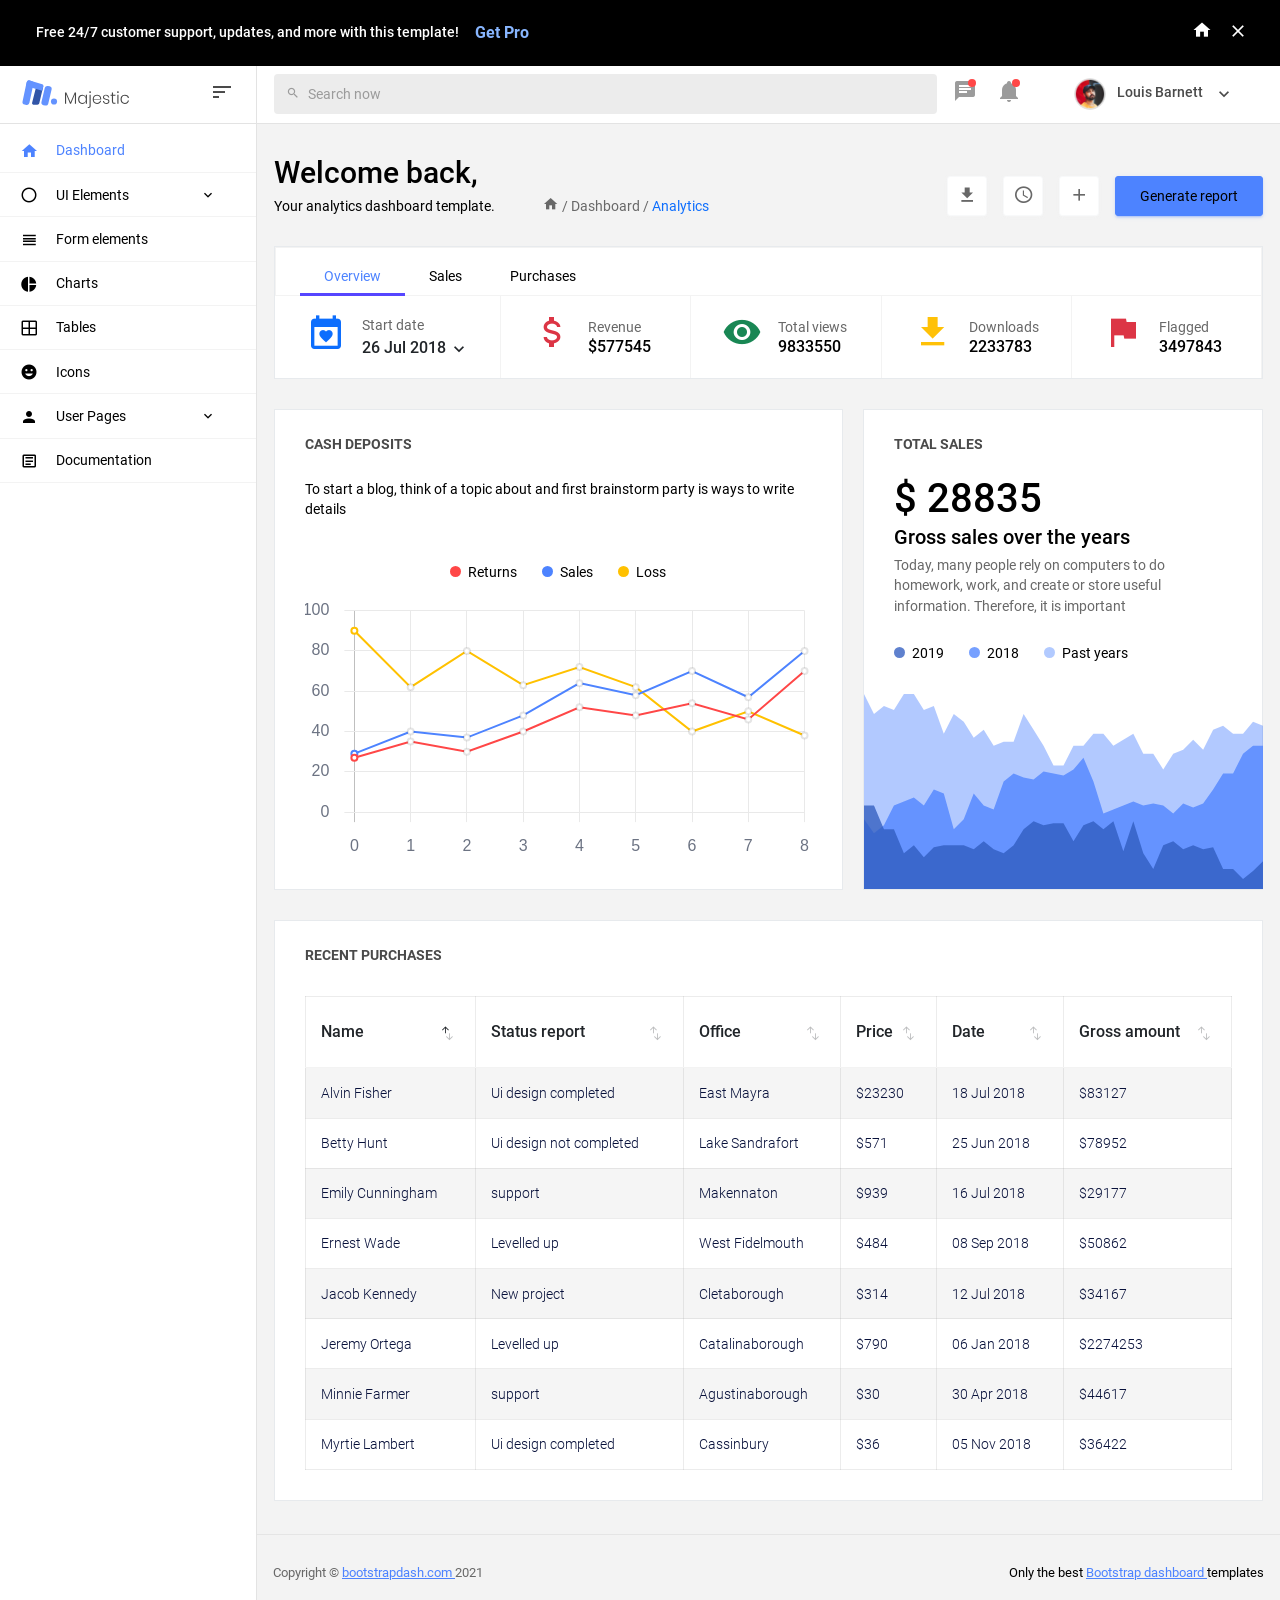
<file: Majestic/template/index.html>
<!DOCTYPE html>
<html lang="en">

<head>
  <!-- Required meta tags -->
  <meta charset="utf-8">
  <meta name="viewport" content="width=device-width, initial-scale=1, shrink-to-fit=no">
  <title>Majestic Admin</title>
  <!-- plugins:css -->
  <link rel="stylesheet" href="vendors/mdi/css/materialdesignicons.min.css">
  <link rel="stylesheet" href="vendors/base/vendor.bundle.base.css">
  <!-- endinject -->
  <!-- plugin css for this page -->
  <link rel="stylesheet" href="vendors/datatables.net-bs4/dataTables.bootstrap4.css">
  <!-- End plugin css for this page -->
  <!-- inject:css -->
  <link rel="stylesheet" href="css/style.css">
  <!-- endinject -->
  <link rel="shortcut icon" href="images/favicon.png" />
</head>
<body>
  <div class="container-scroller">
    <div class="row p-0 m-0 proBanner" id="proBanner">
      <div class="col-md-12 p-0 m-0">
        <div class="card-body card-body-padding d-flex align-items-center justify-content-between">
          <div class="ps-lg-1">
            <div class="d-flex align-items-center justify-content-between">
              <p class="mb-0 font-weight-medium me-3 buy-now-text">Free 24/7 customer support, updates, and more with this template!</p>
              <a href="https://www.bootstrapdash.com/product/majestic-admin-pro/?utm_source=organic&utm_medium=banner&utm_campaign=buynow_demo" target="_blank" class="btn me-2 buy-now-btn border-0">Get Pro</a>
            </div>
          </div>
          <div class="d-flex align-items-center justify-content-between">
            <a href="https://www.bootstrapdash.com/product/majestic-admin-pro/"><i class="mdi mdi-home me-3 text-white"></i></a>
            <button id="bannerClose" class="btn border-0 p-0">
              <i class="mdi mdi-close text-white me-0"></i>
            </button>
          </div>
        </div>
      </div>
    </div>
    <!-- partial:partials/_navbar.html -->
    <nav class="navbar col-lg-12 col-12 p-0 fixed-top d-flex flex-row">
      <div class="navbar-brand-wrapper d-flex justify-content-center">
        <div class="navbar-brand-inner-wrapper d-flex justify-content-between align-items-center w-100">  
          <a class="navbar-brand brand-logo" href="index.html"><img src="images/logo.svg" alt="logo"/></a>
          <a class="navbar-brand brand-logo-mini" href="index.html"><img src="images/logo-mini.svg" alt="logo"/></a>
          <button class="navbar-toggler navbar-toggler align-self-center" type="button" data-toggle="minimize">
            <span class="mdi mdi-sort-variant"></span>
          </button>
        </div>  
      </div>
      <div class="navbar-menu-wrapper d-flex align-items-center justify-content-end">
        <ul class="navbar-nav mr-lg-4 w-100">
          <li class="nav-item nav-search d-none d-lg-block w-100">
            <div class="input-group">
              <div class="input-group-prepend">
                <span class="input-group-text" id="search">
                  <i class="mdi mdi-magnify"></i>
                </span>
              </div>
              <input type="text" class="form-control" placeholder="Search now" aria-label="search" aria-describedby="search">
            </div>
          </li>
        </ul>
        <ul class="navbar-nav navbar-nav-right">
          <li class="nav-item dropdown me-1">
            <a class="nav-link count-indicator dropdown-toggle d-flex justify-content-center align-items-center" id="messageDropdown" href="#" data-bs-toggle="dropdown">
              <i class="mdi mdi-message-text mx-0"></i>
              <span class="count"></span>
            </a>
            <div class="dropdown-menu dropdown-menu-right navbar-dropdown" aria-labelledby="messageDropdown">
              <p class="mb-0 font-weight-normal float-left dropdown-header">Messages</p>
              <a class="dropdown-item">
                <div class="item-thumbnail">
                    <img src="images/faces/face4.jpg" alt="image" class="profile-pic">
                </div>
                <div class="item-content flex-grow">
                  <h6 class="ellipsis font-weight-normal">David Grey
                  </h6>
                  <p class="font-weight-light small-text text-muted mb-0">
                    The meeting is cancelled
                  </p>
                </div>
              </a>
              <a class="dropdown-item">
                <div class="item-thumbnail">
                    <img src="images/faces/face2.jpg" alt="image" class="profile-pic">
                </div>
                <div class="item-content flex-grow">
                  <h6 class="ellipsis font-weight-normal">Tim Cook
                  </h6>
                  <p class="font-weight-light small-text text-muted mb-0">
                    New product launch
                  </p>
                </div>
              </a>
              <a class="dropdown-item">
                <div class="item-thumbnail">
                    <img src="images/faces/face3.jpg" alt="image" class="profile-pic">
                </div>
                <div class="item-content flex-grow">
                  <h6 class="ellipsis font-weight-normal"> Johnson
                  </h6>
                  <p class="font-weight-light small-text text-muted mb-0">
                    Upcoming board meeting
                  </p>
                </div>
              </a>
            </div>
          </li>
          <li class="nav-item dropdown me-4">
            <a class="nav-link count-indicator dropdown-toggle d-flex align-items-center justify-content-center notification-dropdown" id="notificationDropdown" href="#" data-bs-toggle="dropdown">
              <i class="mdi mdi-bell mx-0"></i>
              <span class="count"></span>
            </a>
            <div class="dropdown-menu dropdown-menu-right navbar-dropdown" aria-labelledby="notificationDropdown">
              <p class="mb-0 font-weight-normal float-left dropdown-header">Notifications</p>
              <a class="dropdown-item">
                <div class="item-thumbnail">
                  <div class="item-icon bg-success">
                    <i class="mdi mdi-information mx-0"></i>
                  </div>
                </div>
                <div class="item-content">
                  <h6 class="font-weight-normal">Application Error</h6>
                  <p class="font-weight-light small-text mb-0 text-muted">
                    Just now
                  </p>
                </div>
              </a>
              <a class="dropdown-item">
                <div class="item-thumbnail">
                  <div class="item-icon bg-warning">
                    <i class="mdi mdi-settings mx-0"></i>
                  </div>
                </div>
                <div class="item-content">
                  <h6 class="font-weight-normal">Settings</h6>
                  <p class="font-weight-light small-text mb-0 text-muted">
                    Private message
                  </p>
                </div>
              </a>
              <a class="dropdown-item">
                <div class="item-thumbnail">
                  <div class="item-icon bg-info">
                    <i class="mdi mdi-account-box mx-0"></i>
                  </div>
                </div>
                <div class="item-content">
                  <h6 class="font-weight-normal">New user registration</h6>
                  <p class="font-weight-light small-text mb-0 text-muted">
                    2 days ago
                  </p>
                </div>
              </a>
            </div>
          </li>
          <li class="nav-item nav-profile dropdown">
            <a class="nav-link dropdown-toggle" href="#" data-bs-toggle="dropdown" id="profileDropdown">
              <img src="images/faces/face5.jpg" alt="profile"/>
              <span class="nav-profile-name">Louis Barnett</span>
            </a>
            <div class="dropdown-menu dropdown-menu-right navbar-dropdown" aria-labelledby="profileDropdown">
              <a class="dropdown-item">
                <i class="mdi mdi-settings text-primary"></i>
                Settings
              </a>
              <a class="dropdown-item">
                <i class="mdi mdi-logout text-primary"></i>
                Logout
              </a>
            </div>
          </li>
        </ul>
        <button class="navbar-toggler navbar-toggler-right d-lg-none align-self-center" type="button" data-toggle="offcanvas">
          <span class="mdi mdi-menu"></span>
        </button>
      </div>
    </nav>
    <!-- partial -->
    <div class="container-fluid page-body-wrapper">
      <!-- partial:partials/_sidebar.html -->
      <nav class="sidebar sidebar-offcanvas" id="sidebar">
        <ul class="nav">
          <li class="nav-item">
            <a class="nav-link" href="index.html">
              <i class="mdi mdi-home menu-icon"></i>
              <span class="menu-title">Dashboard</span>
            </a>
          </li>
          <li class="nav-item">
            <a class="nav-link" data-bs-toggle="collapse" href="#ui-basic" aria-expanded="false" aria-controls="ui-basic">
              <i class="mdi mdi-circle-outline menu-icon"></i>
              <span class="menu-title">UI Elements</span>
              <i class="menu-arrow"></i>
            </a>
            <div class="collapse" id="ui-basic">
              <ul class="nav flex-column sub-menu">
                <li class="nav-item"> <a class="nav-link" href="pages/ui-features/buttons.html">Buttons</a></li>
                <li class="nav-item"> <a class="nav-link" href="pages/ui-features/typography.html">Typography</a></li>
              </ul>
            </div>
          </li>
          <li class="nav-item">
            <a class="nav-link" href="pages/forms/basic_elements.html">
              <i class="mdi mdi-view-headline menu-icon"></i>
              <span class="menu-title">Form elements</span>
            </a>
          </li>
          <li class="nav-item">
            <a class="nav-link" href="pages/charts/chartjs.html">
              <i class="mdi mdi-chart-pie menu-icon"></i>
              <span class="menu-title">Charts</span>
            </a>
          </li>
          <li class="nav-item">
            <a class="nav-link" href="pages/tables/basic-table.html">
              <i class="mdi mdi-grid-large menu-icon"></i>
              <span class="menu-title">Tables</span>
            </a>
          </li>
          <li class="nav-item">
            <a class="nav-link" href="pages/icons/mdi.html">
              <i class="mdi mdi-emoticon menu-icon"></i>
              <span class="menu-title">Icons</span>
            </a>
          </li>
          <li class="nav-item">
            <a class="nav-link" data-bs-toggle="collapse" href="#auth" aria-expanded="false" aria-controls="auth">
              <i class="mdi mdi-account menu-icon"></i>
              <span class="menu-title">User Pages</span>
              <i class="menu-arrow"></i>
            </a>
            <div class="collapse" id="auth">
              <ul class="nav flex-column sub-menu">
                <li class="nav-item"> <a class="nav-link" href="pages/samples/login.html"> Login </a></li>
                <li class="nav-item"> <a class="nav-link" href="pages/samples/login-2.html"> Login 2 </a></li>
                <li class="nav-item"> <a class="nav-link" href="pages/samples/register.html"> Register </a></li>
                <li class="nav-item"> <a class="nav-link" href="pages/samples/register-2.html"> Register 2 </a></li>
                <li class="nav-item"> <a class="nav-link" href="pages/samples/lock-screen.html"> Lockscreen </a></li>
              </ul>
            </div>
          </li>
          <li class="nav-item">
            <a class="nav-link" href="documentation/documentation.html">
              <i class="mdi mdi-file-document-box-outline menu-icon"></i>
              <span class="menu-title">Documentation</span>
            </a>
          </li>
        </ul>
      </nav>
      <!-- partial -->
      <div class="main-panel">
        <div class="content-wrapper">
          
          
          <div class="row">
            <div class="col-md-12 grid-margin">
              <div class="d-flex justify-content-between flex-wrap">
                <div class="d-flex align-items-end flex-wrap">
                  <div class="me-md-3 me-xl-5">
                    <h2>Welcome back,</h2>
                    <p class="mb-md-0">Your analytics dashboard template.</p>
                  </div>
                  <div class="d-flex">
                    <i class="mdi mdi-home text-muted hover-cursor"></i>
                    <p class="text-muted mb-0 hover-cursor">&nbsp;/&nbsp;Dashboard&nbsp;/&nbsp;</p>
                    <p class="text-primary mb-0 hover-cursor">Analytics</p>
                  </div>
                </div>
                <div class="d-flex justify-content-between align-items-end flex-wrap">
                  <button type="button" class="btn btn-light bg-white btn-icon me-3 d-none d-md-block ">
                    <i class="mdi mdi-download text-muted"></i>
                  </button>
                  <button type="button" class="btn btn-light bg-white btn-icon me-3 mt-2 mt-xl-0">
                    <i class="mdi mdi-clock-outline text-muted"></i>
                  </button>
                  <button type="button" class="btn btn-light bg-white btn-icon me-3 mt-2 mt-xl-0">
                    <i class="mdi mdi-plus text-muted"></i>
                  </button>
                  <button class="btn btn-primary mt-2 mt-xl-0">Generate report</button>
                </div>
              </div>
            </div>
          </div>
          <div class="row">
            <div class="col-md-12 grid-margin stretch-card">
              <div class="card">
                <div class="card-body dashboard-tabs p-0">
                  <ul class="nav nav-tabs px-4" role="tablist">
                    <li class="nav-item">
                      <a class="nav-link active" id="overview-tab" data-bs-toggle="tab" href="#overview" role="tab" aria-controls="overview" aria-selected="true">Overview</a>
                    </li>
                    <li class="nav-item">
                      <a class="nav-link" id="sales-tab" data-bs-toggle="tab" href="#sales" role="tab" aria-controls="sales" aria-selected="false">Sales</a>
                    </li>
                    <li class="nav-item">
                      <a class="nav-link" id="purchases-tab" data-bs-toggle="tab" href="#purchases" role="tab" aria-controls="purchases" aria-selected="false">Purchases</a>
                    </li>
                  </ul>
                  <div class="tab-content py-0 px-0">
                    <div class="tab-pane fade show active" id="overview" role="tabpanel" aria-labelledby="overview-tab">
                      <div class="d-flex flex-wrap justify-content-xl-between">
                        <div class="d-none d-xl-flex border-md-right flex-grow-1 align-items-center justify-content-center p-3 item">
                          <i class="mdi mdi-calendar-heart icon-lg me-3 text-primary"></i>
                          <div class="d-flex flex-column justify-content-around">
                            <small class="mb-1 text-muted">Start date</small>
                            <div class="dropdown">
                              <a class="btn btn-secondary dropdown-toggle p-0 bg-transparent border-0 text-dark shadow-none font-weight-medium" href="#" role="button" id="dropdownMenuLinkA" data-bs-toggle="dropdown" aria-haspopup="true" aria-expanded="false">
                                <h5 class="mb-0 d-inline-block">26 Jul 2018</h5>
                              </a>
                              <div class="dropdown-menu" aria-labelledby="dropdownMenuLinkA">
                                <a class="dropdown-item" href="#">12 Aug 2018</a>
                                <a class="dropdown-item" href="#">22 Sep 2018</a>
                                <a class="dropdown-item" href="#">21 Oct 2018</a>
                              </div>
                            </div>
                          </div>
                        </div>
                        <div class="d-flex border-md-right flex-grow-1 align-items-center justify-content-center p-3 item">
                          <i class="mdi mdi-currency-usd me-3 icon-lg text-danger"></i>
                          <div class="d-flex flex-column justify-content-around">
                            <small class="mb-1 text-muted">Revenue</small>
                            <h5 class="me-2 mb-0">$577545</h5>
                          </div>
                        </div>
                        <div class="d-flex border-md-right flex-grow-1 align-items-center justify-content-center p-3 item">
                          <i class="mdi mdi-eye me-3 icon-lg text-success"></i>
                          <div class="d-flex flex-column justify-content-around">
                            <small class="mb-1 text-muted">Total views</small>
                            <h5 class="me-2 mb-0">9833550</h5>
                          </div>
                        </div>
                        <div class="d-flex border-md-right flex-grow-1 align-items-center justify-content-center p-3 item">
                          <i class="mdi mdi-download me-3 icon-lg text-warning"></i>
                          <div class="d-flex flex-column justify-content-around">
                            <small class="mb-1 text-muted">Downloads</small>
                            <h5 class="me-2 mb-0">2233783</h5>
                          </div>
                        </div>
                        <div class="d-flex py-3 border-md-right flex-grow-1 align-items-center justify-content-center p-3 item">
                          <i class="mdi mdi-flag me-3 icon-lg text-danger"></i>
                          <div class="d-flex flex-column justify-content-around">
                            <small class="mb-1 text-muted">Flagged</small>
                            <h5 class="me-2 mb-0">3497843</h5>
                          </div>
                        </div>
                      </div>
                    </div>
                    <div class="tab-pane fade" id="sales" role="tabpanel" aria-labelledby="sales-tab">
                      <div class="d-flex flex-wrap justify-content-xl-between">
                        <div class="d-none d-xl-flex border-md-right flex-grow-1 align-items-center justify-content-center p-3 item">
                          <i class="mdi mdi-calendar-heart icon-lg me-3 text-primary"></i>
                          <div class="d-flex flex-column justify-content-around">
                            <small class="mb-1 text-muted">Start date</small>
                            <div class="dropdown">
                              <a class="btn btn-secondary dropdown-toggle p-0 bg-transparent border-0 text-dark shadow-none font-weight-medium" href="#" role="button" id="dropdownMenuLinkA" data-bs-toggle="dropdown" aria-haspopup="true" aria-expanded="false">
                                <h5 class="mb-0 d-inline-block">26 Jul 2018</h5>
                              </a>
                              <div class="dropdown-menu" aria-labelledby="dropdownMenuLinkA">
                                <a class="dropdown-item" href="#">12 Aug 2018</a>
                                <a class="dropdown-item" href="#">22 Sep 2018</a>
                                <a class="dropdown-item" href="#">21 Oct 2018</a>
                              </div>
                            </div>
                          </div>
                        </div>
                        <div class="d-flex border-md-right flex-grow-1 align-items-center justify-content-center p-3 item">
                          <i class="mdi mdi-download me-3 icon-lg text-warning"></i>
                          <div class="d-flex flex-column justify-content-around">
                            <small class="mb-1 text-muted">Downloads</small>
                            <h5 class="me-2 mb-0">2233783</h5>
                          </div>
                        </div>
                        <div class="d-flex border-md-right flex-grow-1 align-items-center justify-content-center p-3 item">
                          <i class="mdi mdi-eye me-3 icon-lg text-success"></i>
                          <div class="d-flex flex-column justify-content-around">
                            <small class="mb-1 text-muted">Total views</small>
                            <h5 class="me-2 mb-0">9833550</h5>
                          </div>
                        </div>
                        <div class="d-flex border-md-right flex-grow-1 align-items-center justify-content-center p-3 item">
                          <i class="mdi mdi-currency-usd me-3 icon-lg text-danger"></i>
                          <div class="d-flex flex-column justify-content-around">
                            <small class="mb-1 text-muted">Revenue</small>
                            <h5 class="me-2 mb-0">$577545</h5>
                          </div>
                        </div>
                        <div class="d-flex py-3 border-md-right flex-grow-1 align-items-center justify-content-center p-3 item">
                          <i class="mdi mdi-flag me-3 icon-lg text-danger"></i>
                          <div class="d-flex flex-column justify-content-around">
                            <small class="mb-1 text-muted">Flagged</small>
                            <h5 class="me-2 mb-0">3497843</h5>
                          </div>
                        </div>
                      </div>
                    </div>
                    <div class="tab-pane fade" id="purchases" role="tabpanel" aria-labelledby="purchases-tab">
                      <div class="d-flex flex-wrap justify-content-xl-between">
                        <div class="d-none d-xl-flex border-md-right flex-grow-1 align-items-center justify-content-center p-3 item">
                          <i class="mdi mdi-calendar-heart icon-lg me-3 text-primary"></i>
                          <div class="d-flex flex-column justify-content-around">
                            <small class="mb-1 text-muted">Start date</small>
                            <div class="dropdown">
                              <a class="btn btn-secondary dropdown-toggle p-0 bg-transparent border-0 text-dark shadow-none font-weight-medium" href="#" role="button" id="dropdownMenuLinkA" data-bs-toggle="dropdown" aria-haspopup="true" aria-expanded="false">
                                <h5 class="mb-0 d-inline-block">26 Jul 2018</h5>
                              </a>
                              <div class="dropdown-menu" aria-labelledby="dropdownMenuLinkA">
                                <a class="dropdown-item" href="#">12 Aug 2018</a>
                                <a class="dropdown-item" href="#">22 Sep 2018</a>
                                <a class="dropdown-item" href="#">21 Oct 2018</a>
                              </div>
                            </div>
                          </div>
                        </div>
                        <div class="d-flex border-md-right flex-grow-1 align-items-center justify-content-center p-3 item">
                          <i class="mdi mdi-currency-usd me-3 icon-lg text-danger"></i>
                          <div class="d-flex flex-column justify-content-around">
                            <small class="mb-1 text-muted">Revenue</small>
                            <h5 class="me-2 mb-0">$577545</h5>
                          </div>
                        </div>
                        <div class="d-flex border-md-right flex-grow-1 align-items-center justify-content-center p-3 item">
                          <i class="mdi mdi-eye me-3 icon-lg text-success"></i>
                          <div class="d-flex flex-column justify-content-around">
                            <small class="mb-1 text-muted">Total views</small>
                            <h5 class="me-2 mb-0">9833550</h5>
                          </div>
                        </div>
                        <div class="d-flex border-md-right flex-grow-1 align-items-center justify-content-center p-3 item">
                          <i class="mdi mdi-download me-3 icon-lg text-warning"></i>
                          <div class="d-flex flex-column justify-content-around">
                            <small class="mb-1 text-muted">Downloads</small>
                            <h5 class="me-2 mb-0">2233783</h5>
                          </div>
                        </div>
                        <div class="d-flex py-3 border-md-right flex-grow-1 align-items-center justify-content-center p-3 item">
                          <i class="mdi mdi-flag me-3 icon-lg text-danger"></i>
                          <div class="d-flex flex-column justify-content-around">
                            <small class="mb-1 text-muted">Flagged</small>
                            <h5 class="me-2 mb-0">3497843</h5>
                          </div>
                        </div>
                      </div>
                    </div>
                  </div>
                </div>
              </div>
            </div>
          </div>
          <div class="row">
            <div class="col-md-7 grid-margin stretch-card">
              <div class="card">
                <div class="card-body">
                  <p class="card-title">Cash deposits</p>
                  <p class="mb-4">To start a blog, think of a topic about and first brainstorm party is ways to write details</p>
                  <div id="cash-deposits-chart-legend" class="d-flex justify-content-center pt-3"></div>
                  <canvas id="cash-deposits-chart"></canvas>
                </div>
              </div>
            </div>
            <div class="col-md-5 grid-margin stretch-card">
              <div class="card">
                <div class="card-body">
                  <p class="card-title">Total sales</p>
                  <h1>$ 28835</h1>
                  <h4>Gross sales over the years</h4>
                  <p class="text-muted">Today, many people rely on computers to do homework, work, and create or store useful information. Therefore, it is important </p>
                  <div id="total-sales-chart-legend"></div>                  
                </div>
                <canvas id="total-sales-chart"></canvas>
              </div>
            </div>
          </div>
          <div class="row">
            <div class="col-md-12 stretch-card">
              <div class="card">
                <div class="card-body">
                  <p class="card-title">Recent Purchases</p>
                  <div class="table-responsive">
                    <table id="recent-purchases-listing" class="table">
                      <thead>
                        <tr>
                            <th>Name</th>
                            <th>Status report</th>
                            <th>Office</th>
                            <th>Price</th>
                            <th>Date</th>
                            <th>Gross amount</th>
                        </tr>
                      </thead>
                      <tbody>
                        <tr>
                            <td>Jeremy Ortega</td>
                            <td>Levelled up</td>
                            <td>Catalinaborough</td>
                            <td>$790</td>
                            <td>06 Jan 2018</td>
                            <td>$2274253</td>
                        </tr>
                        <tr>
                            <td>Alvin Fisher</td>
                            <td>Ui design completed</td>
                            <td>East Mayra</td>
                            <td>$23230</td>
                            <td>18 Jul 2018</td>
                            <td>$83127</td>
                        </tr>
                        <tr>
                            <td>Emily Cunningham</td>
                            <td>support</td>
                            <td>Makennaton</td>
                            <td>$939</td>
                            <td>16 Jul 2018</td>
                            <td>$29177</td>
                        </tr>
                        <tr>
                            <td>Minnie Farmer</td>
                            <td>support</td>
                            <td>Agustinaborough</td>
                            <td>$30</td>
                            <td>30 Apr 2018</td>
                            <td>$44617</td>
                        </tr>
                        <tr>
                            <td>Betty Hunt</td>
                            <td>Ui design not completed</td>
                            <td>Lake Sandrafort</td>
                            <td>$571</td>
                            <td>25 Jun 2018</td>
                            <td>$78952</td>
                        </tr>
                        <tr>
                            <td>Myrtie Lambert</td>
                            <td>Ui design completed</td>
                            <td>Cassinbury</td>
                            <td>$36</td>
                            <td>05 Nov 2018</td>
                            <td>$36422</td>
                        </tr>
                        <tr>
                            <td>Jacob Kennedy</td>
                            <td>New project</td>
                            <td>Cletaborough</td>
                            <td>$314</td>
                            <td>12 Jul 2018</td>
                            <td>$34167</td>
                        </tr>
                        <tr>
                            <td>Ernest Wade</td>
                            <td>Levelled up</td>
                            <td>West Fidelmouth</td>
                            <td>$484</td>
                            <td>08 Sep 2018</td>
                            <td>$50862</td>
                        </tr>
                      </tbody>
                    </table>
                  </div>
                </div>
              </div>
            </div>
          </div>


        </div>
        <!-- content-wrapper ends -->
        <!-- partial:partials/_footer.html -->
        <footer class="footer">
        <div class="d-sm-flex justify-content-center justify-content-sm-between">
          <span class="text-muted text-center text-sm-left d-block d-sm-inline-block">Copyright © <a href="https://www.bootstrapdash.com/" target="_blank">bootstrapdash.com </a>2021</span>
          <span class="float-none float-sm-right d-block mt-1 mt-sm-0 text-center">Only the best <a href="https://www.bootstrapdash.com/" target="_blank"> Bootstrap dashboard  </a> templates</span>
        </div>
        </footer>
        <!-- partial -->
      </div>
      <!-- main-panel ends -->
    </div>
    <!-- page-body-wrapper ends -->
  </div>
  <!-- container-scroller -->

  <!-- plugins:js -->
  <script src="vendors/base/vendor.bundle.base.js"></script>
  <!-- endinject -->
  <!-- Plugin js for this page-->
  <script src="vendors/chart.js/Chart.min.js"></script>
  <script src="vendors/datatables.net/jquery.dataTables.js"></script>
  <script src="vendors/datatables.net-bs4/dataTables.bootstrap4.js"></script>
  <!-- End plugin js for this page-->
  <!-- inject:js -->
  <script src="js/off-canvas.js"></script>
  <script src="js/hoverable-collapse.js"></script>
  <script src="js/template.js"></script>
  <!-- endinject -->
  <!-- Custom js for this page-->
  <script src="js/dashboard.js"></script>
  <script src="js/data-table.js"></script>
  <script src="js/jquery.dataTables.js"></script>
  <script src="js/dataTables.bootstrap4.js"></script>
  <!-- End custom js for this page-->

  <script src="js/jquery.cookie.js" type="text/javascript"></script>
</body>

</html>
</file>
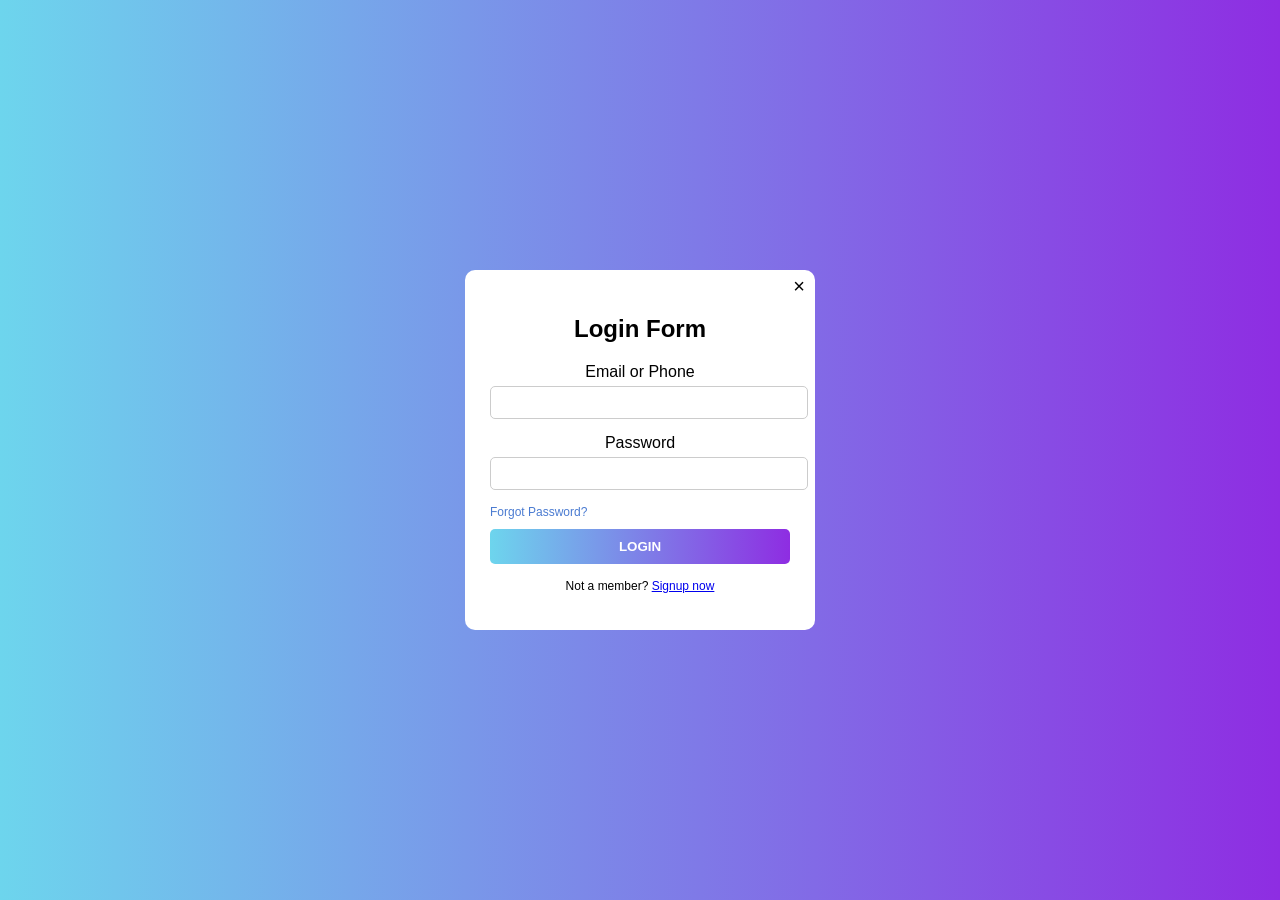
<file: 17-CssIntroBoxModelTextFontIcons/index2.html>
<!DOCTYPE html>
<html lang="en">
<head>
    <meta charset="UTF-8">
    <title>Login Form</title>
    <link rel="stylesheet" href="./style2.css">
</head>
<body>

<div class="background">

    <div class="login-box">

        <span class="close">×</span>

        <h2>Login Form</h2>

        <label>Email or Phone</label>
        <input type="text">

        <label>Password</label>
        <input type="password">

        <a href="#" class="forgot">Forgot Password?</a>

        <button>LOGIN</button>

        <p>Not a member? <a href="#">Signup now</a></p>

    </div>

</div>

</body>
</html>
</file>
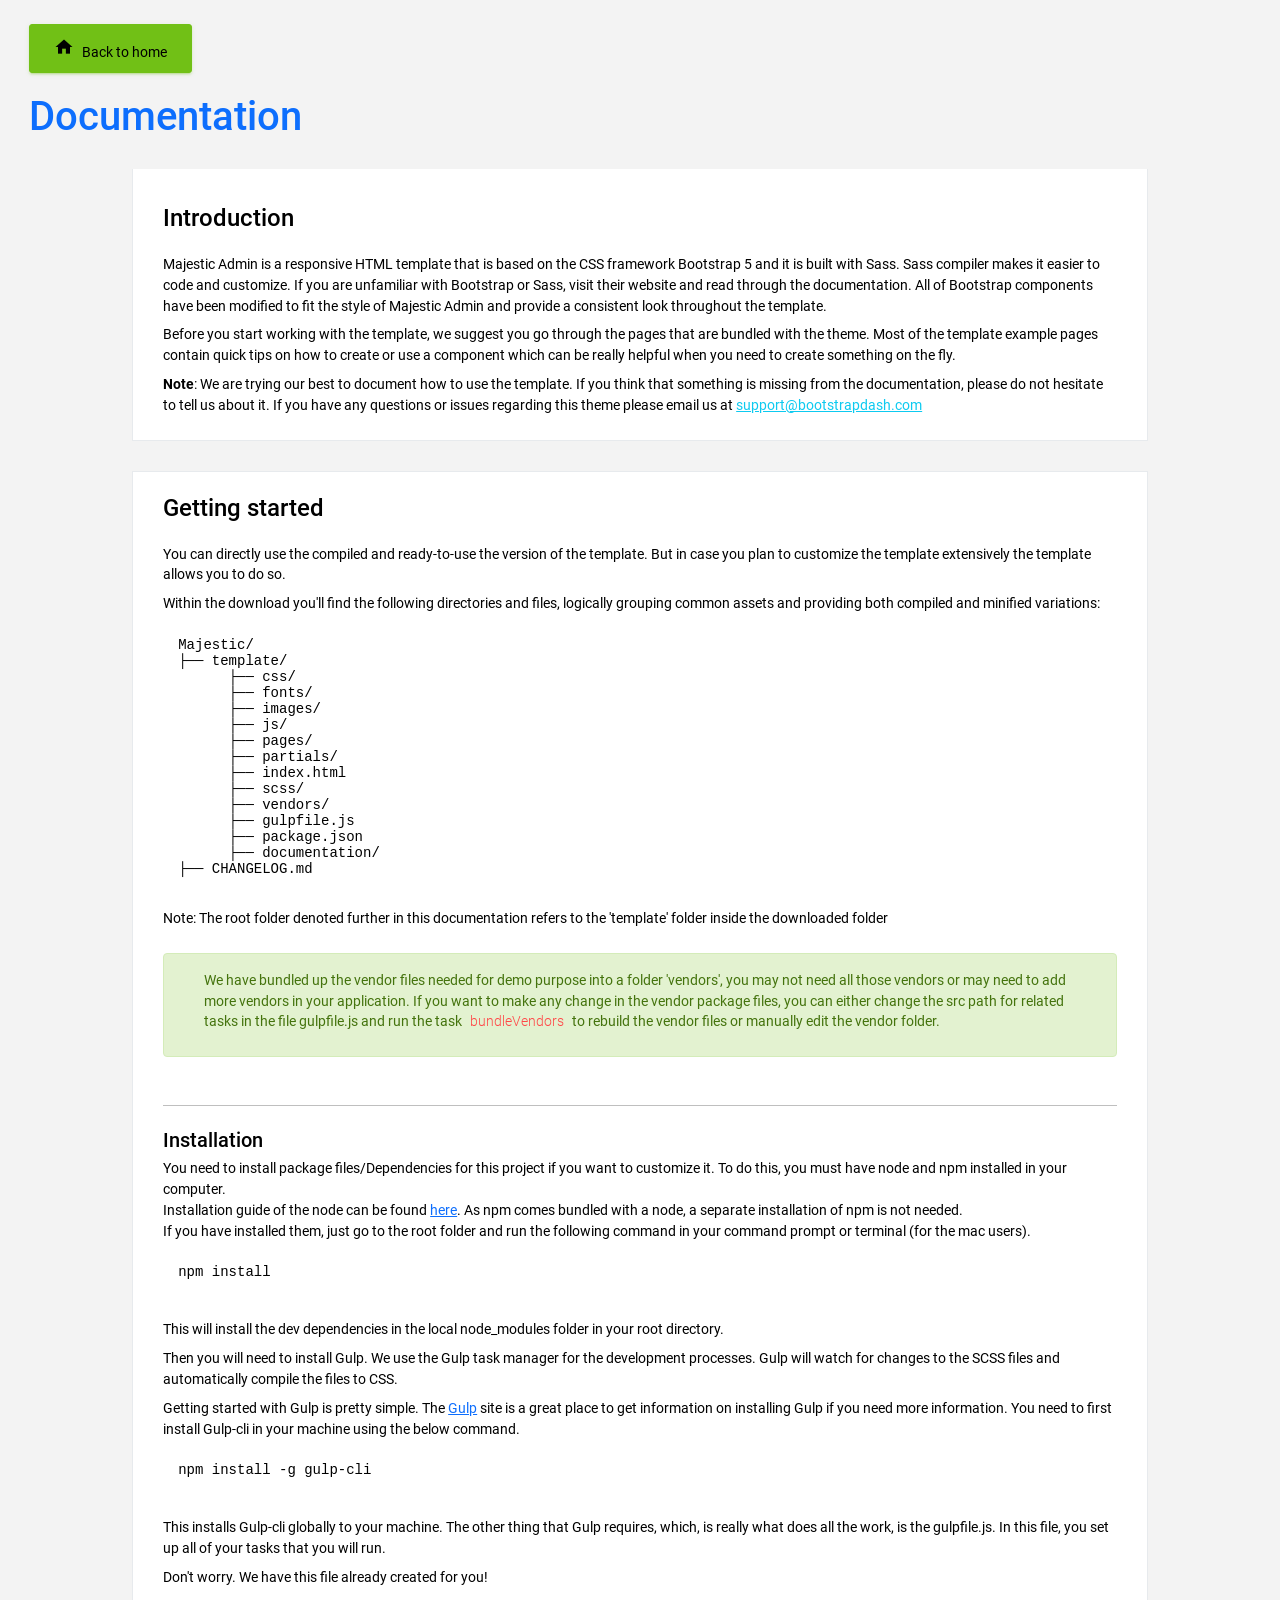
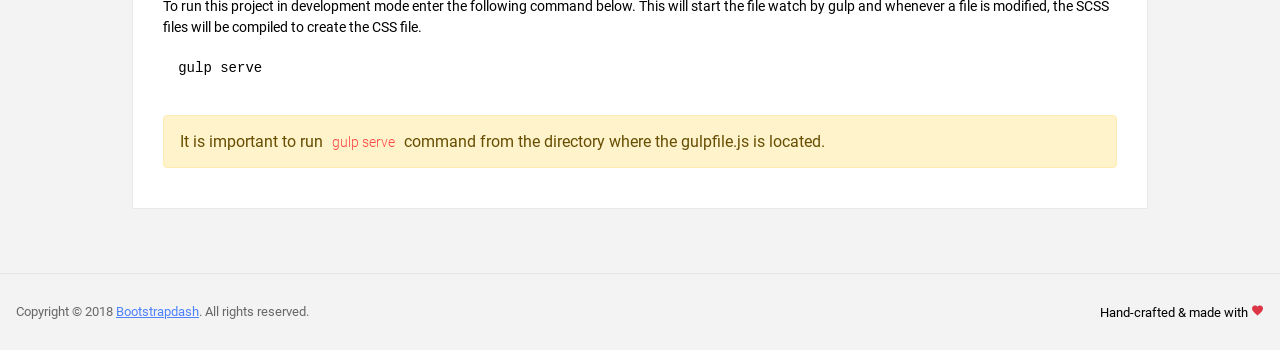
<file: Majestic/template/documentation/documentation.html>
<!DOCTYPE html>
<html lang="en">

<head>
  <!-- Required meta tags -->
  <meta charset="utf-8">
  <meta name="viewport" content="width=device-width, initial-scale=1, shrink-to-fit=no">
  <title>Majestic Admin Dashboard</title>
  <!-- plugins:css -->
  <link rel="stylesheet" href="../vendors/mdi/css/materialdesignicons.min.css">
  <link rel="stylesheet" href="../vendors/base/vendor.bundle.base.css">
  <!-- endinject -->
  <!-- plugin css for this page -->
  <!-- End plugin css for this page -->
  <!-- inject:css -->
  <link rel="stylesheet" href="../css/style.css">
  <!-- endinject -->
  <link rel="shortcut icon" href="../images/favicon.png" />
</head>

<body>
  <div class="container-scroller">
    <div class="container-fluid page-body-wrapper full-page-wrapper">
      <div class="main-panel w-100  documentation">
        <div class="content-wrapper">
          <div class="container-fluid">
            <div class="row">
              <div class="col-12 doc-header">
                <a class="btn btn-success" href="../index.html"><i class="mdi mdi-home me-2"></i>Back to home</a>
                <h1 class="text-primary mt-4">Documentation</h1>
              </div>
            </div>
            <div class="row doc-content">
              <div class="col-12 col-md-10 offset-md-1">
                <div class="col-12 grid-margin" id="doc-intro">
                    <div class="card">
                        <div class="card-body">
                            <h3 class="mb-4 mt-4">Introduction</h3>
                            <p>Majestic Admin is a responsive HTML template that is based on the CSS framework Bootstrap 5 and it is built with Sass. Sass compiler makes it easier to code and customize. If you are unfamiliar with Bootstrap or Sass, visit their
                                website and read through the documentation. All of Bootstrap components have been modified to fit the style of Majestic Admin and provide a consistent look throughout the template.</p>
                            <p>Before you start working with the template, we suggest you go through the pages that are bundled with the theme. Most of the template example pages contain quick tips on how to create or use a component which can
                                be really helpful when you need to create something on the fly.</p>
                            <p class="d-inline"><strong>Note</strong>: We are trying our best to document how to use the template. If you think that something is missing from the documentation, please do not hesitate to tell us about it. If you have any questions or issues regarding this theme please email us at <a class="d-inline text-info" href="mailto:support@bootstrapdash.com">support@bootstrapdash.com</a></p>
                        </div>
                    </div>
                </div>
                <div class="col-12 grid-margin" id="doc-started">
                    <div class="card">
                        <div class="card-body">
                            <h3 class="mb-4">Getting started</h3>
                            <p>You can directly use the compiled and ready-to-use the version of the template. But in case you plan to customize the template extensively the template allows you to do so.</p>
                            <p>Within the download you'll find the following directories and files, logically grouping common assets and providing both compiled and minified variations:</p>
                            <pre>
Majestic/
├── template/
      ├── css/
      ├── fonts/
      ├── images/
      ├── js/
      ├── pages/
      ├── partials/
      ├── index.html
      ├── scss/
      ├── vendors/
      ├── gulpfile.js
      ├── package.json                           
      ├── documentation/
├── CHANGELOG.md</pre>
                            <p class="mt-1">Note: The root folder denoted further in this documentation refers to the 'template' folder inside the downloaded folder</p>
                            <div class="alert alert-success mt-4 d-flex align-items-center" role="alert">
                              <i class="ti-info-alt me-4"></i>
                              <p>We have bundled up the vendor files needed for demo purpose into a folder 'vendors', you may not need all those vendors or may need to add more vendors in your application. If you want to make any change in the vendor package files, you can either change the src path for related tasks in the file gulpfile.js and run the task <code> bundleVendors </code>  to rebuild the vendor files or manually edit the vendor folder.</p>
                            </div>
                            <hr class="mt-5">
                            <h4 class="mt-4">Installation</h4>
                            <p class="mb-0">
                              You need to install package files/Dependencies for this project if you want to customize it. To do this, you must have <span class="font-weight-bold">node and npm</span> installed in your computer.
                            </p>
                            <p class="mb-0">Installation guide of the node can be found <a href="https://nodejs.org/en/">here</a>. As npm comes bundled with a node, a separate installation of npm is not needed.</p>
                            <p>
                                If you have installed them, just go to the root folder and run the following command in your command prompt or terminal (for the mac users).
                            </p>
                            <pre class="shell-mode">
npm install</pre>
                            <p class="mt-4">
                              This will install the dev dependencies in the local <span class="font-weight-bold">node_modules</span> folder in your root directory.
                            </p>
                            <p class="mt-2">
                              Then you will need to install <span class="font-weight-bold">Gulp</span>. We use the Gulp task manager for the development processes. Gulp will watch for changes to the SCSS files and automatically compile the files to CSS.
                            </p>
                            <p>Getting started with Gulp is pretty simple. The <a href="https://gulpjs.com/" target="_blank">Gulp</a> site is a great place to get information on installing Gulp if you need more information. You need to first install Gulp-cli in your machine using the below command.</p>
                            <pre class="shell-mode">
npm install -g gulp-cli</pre>
                            <p class="mt-4">This installs Gulp-cli globally to your machine. The other thing that Gulp requires, which, is really what does all the work, is the gulpfile.js. In this file, you set up all of your tasks that you will run.</p>
                            <p>Don't worry. We have this file already created for you!</p>
                            <p>To run this project in development mode enter the following command below. This will start the file watch by gulp and whenever a file is modified, the SCSS files will be compiled to create the CSS file.</p>
<pre class="shell-mode">
gulp serve</pre>           
                            <div class="alert alert-warning mt-4" role="alert">
                              <i class="ti-info-alt-outline"></i>It is important to run <code>gulp serve</code> command from the directory where the gulpfile.js is located.
                            </div>
                        </div>
                    </div>
                </div>
              </div>
            </div>
          </div>
        </div>
        <!-- partial:../partials/_footer.html -->

        <footer class="footer">
          <div class="d-sm-flex justify-content-center justify-content-sm-between">
            <span class="text-muted text-center text-sm-left d-block d-sm-inline-block">Copyright © 2018 <a href="https://www.bootstrapdash.com/" target="_blank">Bootstrapdash</a>. All rights reserved.</span>
            <span class="float-none float-sm-right d-block mt-1 mt-sm-0 text-center">Hand-crafted & made with <i class="mdi mdi-heart text-danger"></i></span>
          </div>
        </footer>

        <!-- partial -->
      </div>
    </div>
  </div>
<!-- plugins:js -->
<script src="../vendors/base/vendor.bundle.base.js"></script>
<!-- endinject -->
<!-- inject:js -->
<script src="../js/off-canvas.js"></script>
<script src="../js/hoverable-collapse.js"></script>
<script src="../js/template.js"></script>
<!-- endinject -->
<!-- Custom js for this page-->
<script src="../js/documentation.js"></script> 
<!-- End custom js for this page-->
</body>

</html>
</file>
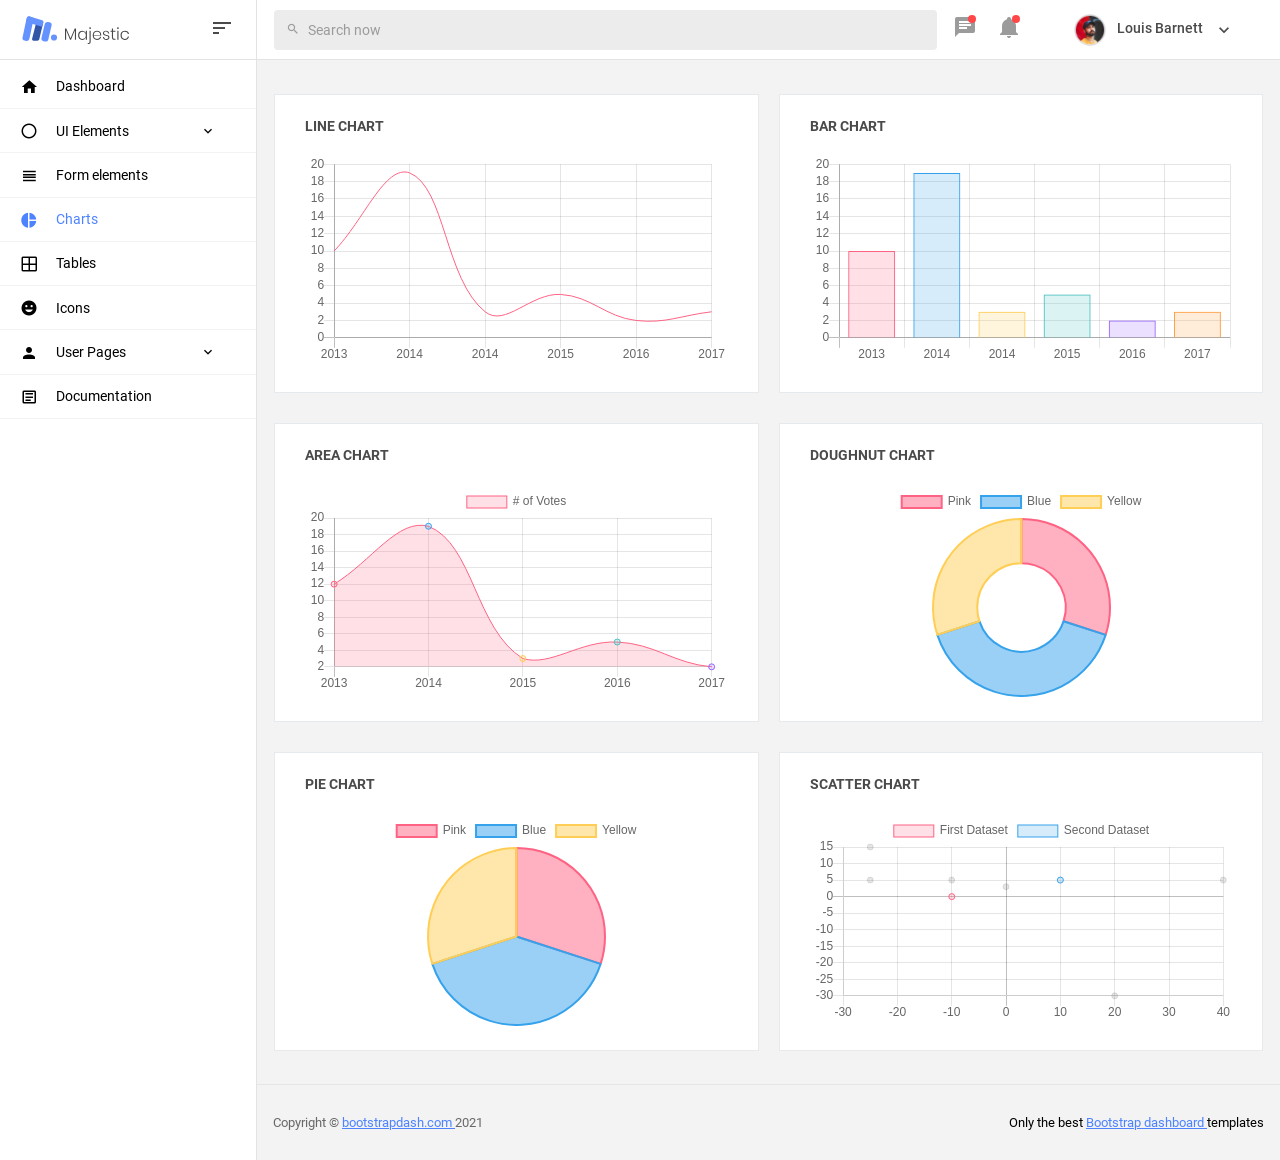
<file: Majestic/template/pages/charts/chartjs.html>
<!DOCTYPE html>
<html lang="en">

<head>
  <!-- Required meta tags -->
  <meta charset="utf-8">
  <meta name="viewport" content="width=device-width, initial-scale=1, shrink-to-fit=no">
  <title>Majestic Admin</title>
  <!-- plugins:css -->
  <link rel="stylesheet" href="../../vendors/mdi/css/materialdesignicons.min.css">
  <link rel="stylesheet" href="../../vendors/base/vendor.bundle.base.css">
  <!-- endinject -->
  <!-- inject:css -->
  <link rel="stylesheet" href="../../css/style.css">
  <!-- endinject -->
  <link rel="shortcut icon" href="../../images/favicon.png" />
</head>

<body>
  <div class="container-scroller">
    <!-- partial:../../partials/_navbar.html -->
    <nav class="navbar col-lg-12 col-12 p-0 fixed-top d-flex flex-row">
      <div class="navbar-brand-wrapper d-flex justify-content-center">
        <div class="navbar-brand-inner-wrapper d-flex justify-content-between align-items-center w-100">  
          <a class="navbar-brand brand-logo" href="../../index.html"><img src="../../images/logo.svg" alt="logo"/></a>
          <a class="navbar-brand brand-logo-mini" href="../../index.html"><img src="../../images/logo-mini.svg" alt="logo"/></a>
          <button class="navbar-toggler navbar-toggler align-self-center" type="button" data-toggle="minimize">
            <span class="mdi mdi-sort-variant"></span>
          </button>
        </div>  
      </div>
      <div class="navbar-menu-wrapper d-flex align-items-center justify-content-end">
        <ul class="navbar-nav mr-lg-4 w-100">
          <li class="nav-item nav-search d-none d-lg-block w-100">
            <div class="input-group">
              <div class="input-group-prepend">
                <span class="input-group-text" id="search">
                  <i class="mdi mdi-magnify"></i>
                </span>
              </div>
              <input type="text" class="form-control" placeholder="Search now" aria-label="search" aria-describedby="search">
            </div>
          </li>
        </ul>
        <ul class="navbar-nav navbar-nav-right">
          <li class="nav-item dropdown me-1">
            <a class="nav-link count-indicator dropdown-toggle d-flex justify-content-center align-items-center" id="messageDropdown" href="#" data-bs-toggle="dropdown">
              <i class="mdi mdi-message-text mx-0"></i>
              <span class="count"></span>
            </a>
            <div class="dropdown-menu dropdown-menu-right navbar-dropdown" aria-labelledby="messageDropdown">
              <p class="mb-0 font-weight-normal float-left dropdown-header">Messages</p>
              <a class="dropdown-item">
                <div class="item-thumbnail">
                    <img src="../../images/faces/face4.jpg" alt="image" class="profile-pic">
                </div>
                <div class="item-content flex-grow">
                  <h6 class="ellipsis font-weight-normal">David Grey
                  </h6>
                  <p class="font-weight-light small-text text-muted mb-0">
                    The meeting is cancelled
                  </p>
                </div>
              </a>
              <a class="dropdown-item">
                <div class="item-thumbnail">
                    <img src="../../images/faces/face2.jpg" alt="image" class="profile-pic">
                </div>
                <div class="item-content flex-grow">
                  <h6 class="ellipsis font-weight-normal">Tim Cook
                  </h6>
                  <p class="font-weight-light small-text text-muted mb-0">
                    New product launch
                  </p>
                </div>
              </a>
              <a class="dropdown-item">
                <div class="item-thumbnail">
                    <img src="../../images/faces/face3.jpg" alt="image" class="profile-pic">
                </div>
                <div class="item-content flex-grow">
                  <h6 class="ellipsis font-weight-normal"> Johnson
                  </h6>
                  <p class="font-weight-light small-text text-muted mb-0">
                    Upcoming board meeting
                  </p>
                </div>
              </a>
            </div>
          </li>
          <li class="nav-item dropdown me-4">
            <a class="nav-link count-indicator dropdown-toggle d-flex align-items-center justify-content-center notification-dropdown" id="notificationDropdown" href="#" data-bs-toggle="dropdown">
              <i class="mdi mdi-bell mx-0"></i>
              <span class="count"></span>
            </a>
            <div class="dropdown-menu dropdown-menu-right navbar-dropdown" aria-labelledby="notificationDropdown">
              <p class="mb-0 font-weight-normal float-left dropdown-header">Notifications</p>
              <a class="dropdown-item">
                <div class="item-thumbnail">
                  <div class="item-icon bg-success">
                    <i class="mdi mdi-information mx-0"></i>
                  </div>
                </div>
                <div class="item-content">
                  <h6 class="font-weight-normal">Application Error</h6>
                  <p class="font-weight-light small-text mb-0 text-muted">
                    Just now
                  </p>
                </div>
              </a>
              <a class="dropdown-item">
                <div class="item-thumbnail">
                  <div class="item-icon bg-warning">
                    <i class="mdi mdi-settings mx-0"></i>
                  </div>
                </div>
                <div class="item-content">
                  <h6 class="font-weight-normal">Settings</h6>
                  <p class="font-weight-light small-text mb-0 text-muted">
                    Private message
                  </p>
                </div>
              </a>
              <a class="dropdown-item">
                <div class="item-thumbnail">
                  <div class="item-icon bg-info">
                    <i class="mdi mdi-account-box mx-0"></i>
                  </div>
                </div>
                <div class="item-content">
                  <h6 class="font-weight-normal">New user registration</h6>
                  <p class="font-weight-light small-text mb-0 text-muted">
                    2 days ago
                  </p>
                </div>
              </a>
            </div>
          </li>
          <li class="nav-item nav-profile dropdown">
            <a class="nav-link dropdown-toggle" href="#" data-bs-toggle="dropdown" id="profileDropdown">
              <img src="../../images/faces/face5.jpg" alt="profile"/>
              <span class="nav-profile-name">Louis Barnett</span>
            </a>
            <div class="dropdown-menu dropdown-menu-right navbar-dropdown" aria-labelledby="profileDropdown">
              <a class="dropdown-item">
                <i class="mdi mdi-settings text-primary"></i>
                Settings
              </a>
              <a class="dropdown-item">
                <i class="mdi mdi-logout text-primary"></i>
                Logout
              </a>
            </div>
          </li>
        </ul>
        <button class="navbar-toggler navbar-toggler-right d-lg-none align-self-center" type="button" data-toggle="offcanvas">
          <span class="mdi mdi-menu"></span>
        </button>
      </div>
    </nav>
    <!-- partial -->
    <div class="container-fluid page-body-wrapper">
      <!-- partial:../../partials/_sidebar.html -->
      <nav class="sidebar sidebar-offcanvas" id="sidebar">
        <ul class="nav">
          <li class="nav-item">
            <a class="nav-link" href="../../index.html">
              <i class="mdi mdi-home menu-icon"></i>
              <span class="menu-title">Dashboard</span>
            </a>
          </li>
          <li class="nav-item">
            <a class="nav-link" data-bs-toggle="collapse" href="#ui-basic" aria-expanded="false" aria-controls="ui-basic">
              <i class="mdi mdi-circle-outline menu-icon"></i>
              <span class="menu-title">UI Elements</span>
              <i class="menu-arrow"></i>
            </a>
            <div class="collapse" id="ui-basic">
              <ul class="nav flex-column sub-menu">
                <li class="nav-item"> <a class="nav-link" href="../../pages/ui-features/buttons.html">Buttons</a></li>
                <li class="nav-item"> <a class="nav-link" href="../../pages/ui-features/typography.html">Typography</a></li>
              </ul>
            </div>
          </li>
          <li class="nav-item">
            <a class="nav-link" href="../../pages/forms/basic_elements.html">
              <i class="mdi mdi-view-headline menu-icon"></i>
              <span class="menu-title">Form elements</span>
            </a>
          </li>
          <li class="nav-item">
            <a class="nav-link" href="../../pages/charts/chartjs.html">
              <i class="mdi mdi-chart-pie menu-icon"></i>
              <span class="menu-title">Charts</span>
            </a>
          </li>
          <li class="nav-item">
            <a class="nav-link" href="../../pages/tables/basic-table.html">
              <i class="mdi mdi-grid-large menu-icon"></i>
              <span class="menu-title">Tables</span>
            </a>
          </li>
          <li class="nav-item">
            <a class="nav-link" href="../../pages/icons/mdi.html">
              <i class="mdi mdi-emoticon menu-icon"></i>
              <span class="menu-title">Icons</span>
            </a>
          </li>
          <li class="nav-item">
            <a class="nav-link" data-bs-toggle="collapse" href="#auth" aria-expanded="false" aria-controls="auth">
              <i class="mdi mdi-account menu-icon"></i>
              <span class="menu-title">User Pages</span>
              <i class="menu-arrow"></i>
            </a>
            <div class="collapse" id="auth">
              <ul class="nav flex-column sub-menu">
                <li class="nav-item"> <a class="nav-link" href="../../pages/samples/login.html"> Login </a></li>
                <li class="nav-item"> <a class="nav-link" href="../../pages/samples/login-2.html"> Login 2 </a></li>
                <li class="nav-item"> <a class="nav-link" href="../../pages/samples/register.html"> Register </a></li>
                <li class="nav-item"> <a class="nav-link" href="../../pages/samples/register-2.html"> Register 2 </a></li>
                <li class="nav-item"> <a class="nav-link" href="../../pages/samples/lock-screen.html"> Lockscreen </a></li>
              </ul>
            </div>
          </li>
          <li class="nav-item">
            <a class="nav-link" href="../../documentation/documentation.html">
              <i class="mdi mdi-file-document-box-outline menu-icon"></i>
              <span class="menu-title">Documentation</span>
            </a>
          </li>
        </ul>
      </nav>
      <!-- partial -->
      <div class="main-panel">
        <div class="content-wrapper">
          <div class="row">
            <div class="col-lg-6 grid-margin stretch-card">
              <div class="card">
                <div class="card-body">
                  <h4 class="card-title">Line chart</h4>
                  <canvas id="lineChart"></canvas>
                </div>
              </div>
            </div>
            <div class="col-lg-6 grid-margin stretch-card">
              <div class="card">
                <div class="card-body">
                  <h4 class="card-title">Bar chart</h4>
                  <canvas id="barChart"></canvas>
                </div>
              </div>
            </div>
          </div>
          <div class="row">
            <div class="col-lg-6 grid-margin stretch-card">
              <div class="card">
                <div class="card-body">
                  <h4 class="card-title">Area chart</h4>
                  <canvas id="areaChart"></canvas>
                </div>
              </div>
            </div>
            <div class="col-lg-6 grid-margin stretch-card">
              <div class="card">
                <div class="card-body">
                  <h4 class="card-title">Doughnut chart</h4>
                  <canvas id="doughnutChart"></canvas>
                </div>
              </div>
            </div>
          </div>
          <div class="row">
            <div class="col-lg-6 grid-margin grid-margin-lg-0 stretch-card">
              <div class="card">
                <div class="card-body">
                  <h4 class="card-title">Pie chart</h4>
                  <canvas id="pieChart"></canvas>
                </div>
              </div>
            </div>
            <div class="col-lg-6 grid-margin grid-margin-lg-0 stretch-card">
              <div class="card">
                <div class="card-body">
                  <h4 class="card-title">Scatter chart</h4>
                  <canvas id="scatterChart"></canvas>
                </div>
              </div>
            </div>
          </div>
        </div>
        <!-- content-wrapper ends -->
        <!-- partial:../../partials/_footer.html -->
        <footer class="footer">
        <div class="d-sm-flex justify-content-center justify-content-sm-between">
          <span class="text-muted text-center text-sm-left d-block d-sm-inline-block">Copyright © <a href="https://www.bootstrapdash.com/" target="_blank">bootstrapdash.com </a>2021</span>
          <span class="float-none float-sm-right d-block mt-1 mt-sm-0 text-center">Only the best <a href="https://www.bootstrapdash.com/" target="_blank"> Bootstrap dashboard  </a> templates</span>
        </div>
        </footer>
        <!-- partial -->
      </div>
      <!-- main-panel ends -->
    </div>
    <!-- page-body-wrapper ends -->
  </div>
  <!-- container-scroller -->
  <!-- plugins:js -->
  <script src="../../vendors/base/vendor.bundle.base.js"></script>
  <!-- endinject -->
    <!-- Plugin js for this page-->
    <script src="../../vendors/chart.js/Chart.min.js"></script>
    <!-- End plugin js for this page-->
  <!-- inject:js -->
  <script src="../../js/off-canvas.js"></script>
  <script src="../../js/hoverable-collapse.js"></script>
  <script src="../../js/template.js"></script>
  <!-- endinject -->
  <!-- Custom js for this page-->
  <script src="../../js/chart.js"></script>
  <!-- End custom js for this page-->
</body>

</html>
</file>
<file: Majestic/template/vendors/base/vendor.bundle.base.css>
/*
 * Container style
 */
.ps {
  overflow: hidden !important;
  overflow-anchor: none;
  -ms-overflow-style: none;
  touch-action: auto;
  -ms-touch-action: auto;
}

/*
 * Scrollbar rail styles
 */
.ps__rail-x {
  display: none;
  opacity: 0;
  transition: background-color .2s linear, opacity .2s linear;
  -webkit-transition: background-color .2s linear, opacity .2s linear;
  height: 15px;
  /* there must be 'bottom' or 'top' for ps__rail-x */
  bottom: 0px;
  /* please don't change 'position' */
  position: absolute;
}

.ps__rail-y {
  display: none;
  opacity: 0;
  transition: background-color .2s linear, opacity .2s linear;
  -webkit-transition: background-color .2s linear, opacity .2s linear;
  width: 15px;
  /* there must be 'right' or 'left' for ps__rail-y */
  right: 0;
  /* please don't change 'position' */
  position: absolute;
}

.ps--active-x > .ps__rail-x,
.ps--active-y > .ps__rail-y {
  display: block;
  background-color: transparent;
}

.ps:hover > .ps__rail-x,
.ps:hover > .ps__rail-y,
.ps--focus > .ps__rail-x,
.ps--focus > .ps__rail-y,
.ps--scrolling-x > .ps__rail-x,
.ps--scrolling-y > .ps__rail-y {
  opacity: 0.6;
}

.ps .ps__rail-x:hover,
.ps .ps__rail-y:hover,
.ps .ps__rail-x:focus,
.ps .ps__rail-y:focus,
.ps .ps__rail-x.ps--clicking,
.ps .ps__rail-y.ps--clicking {
  background-color: #eee;
  opacity: 0.9;
}

/*
 * Scrollbar thumb styles
 */
.ps__thumb-x {
  background-color: #aaa;
  border-radius: 6px;
  transition: background-color .2s linear, height .2s ease-in-out;
  -webkit-transition: background-color .2s linear, height .2s ease-in-out;
  height: 6px;
  /* there must be 'bottom' for ps__thumb-x */
  bottom: 2px;
  /* please don't change 'position' */
  position: absolute;
}

.ps__thumb-y {
  background-color: #aaa;
  border-radius: 6px;
  transition: background-color .2s linear, width .2s ease-in-out;
  -webkit-transition: background-color .2s linear, width .2s ease-in-out;
  width: 6px;
  /* there must be 'right' for ps__thumb-y */
  right: 2px;
  /* please don't change 'position' */
  position: absolute;
}

.ps__rail-x:hover > .ps__thumb-x,
.ps__rail-x:focus > .ps__thumb-x,
.ps__rail-x.ps--clicking .ps__thumb-x {
  background-color: #999;
  height: 11px;
}

.ps__rail-y:hover > .ps__thumb-y,
.ps__rail-y:focus > .ps__thumb-y,
.ps__rail-y.ps--clicking .ps__thumb-y {
  background-color: #999;
  width: 11px;
}

/* MS supports */
@supports (-ms-overflow-style: none) {
  .ps {
    overflow: auto !important;
  }
}

@media screen and (-ms-high-contrast: active), (-ms-high-contrast: none) {
  .ps {
    overflow: auto !important;
  }
}
</file>
